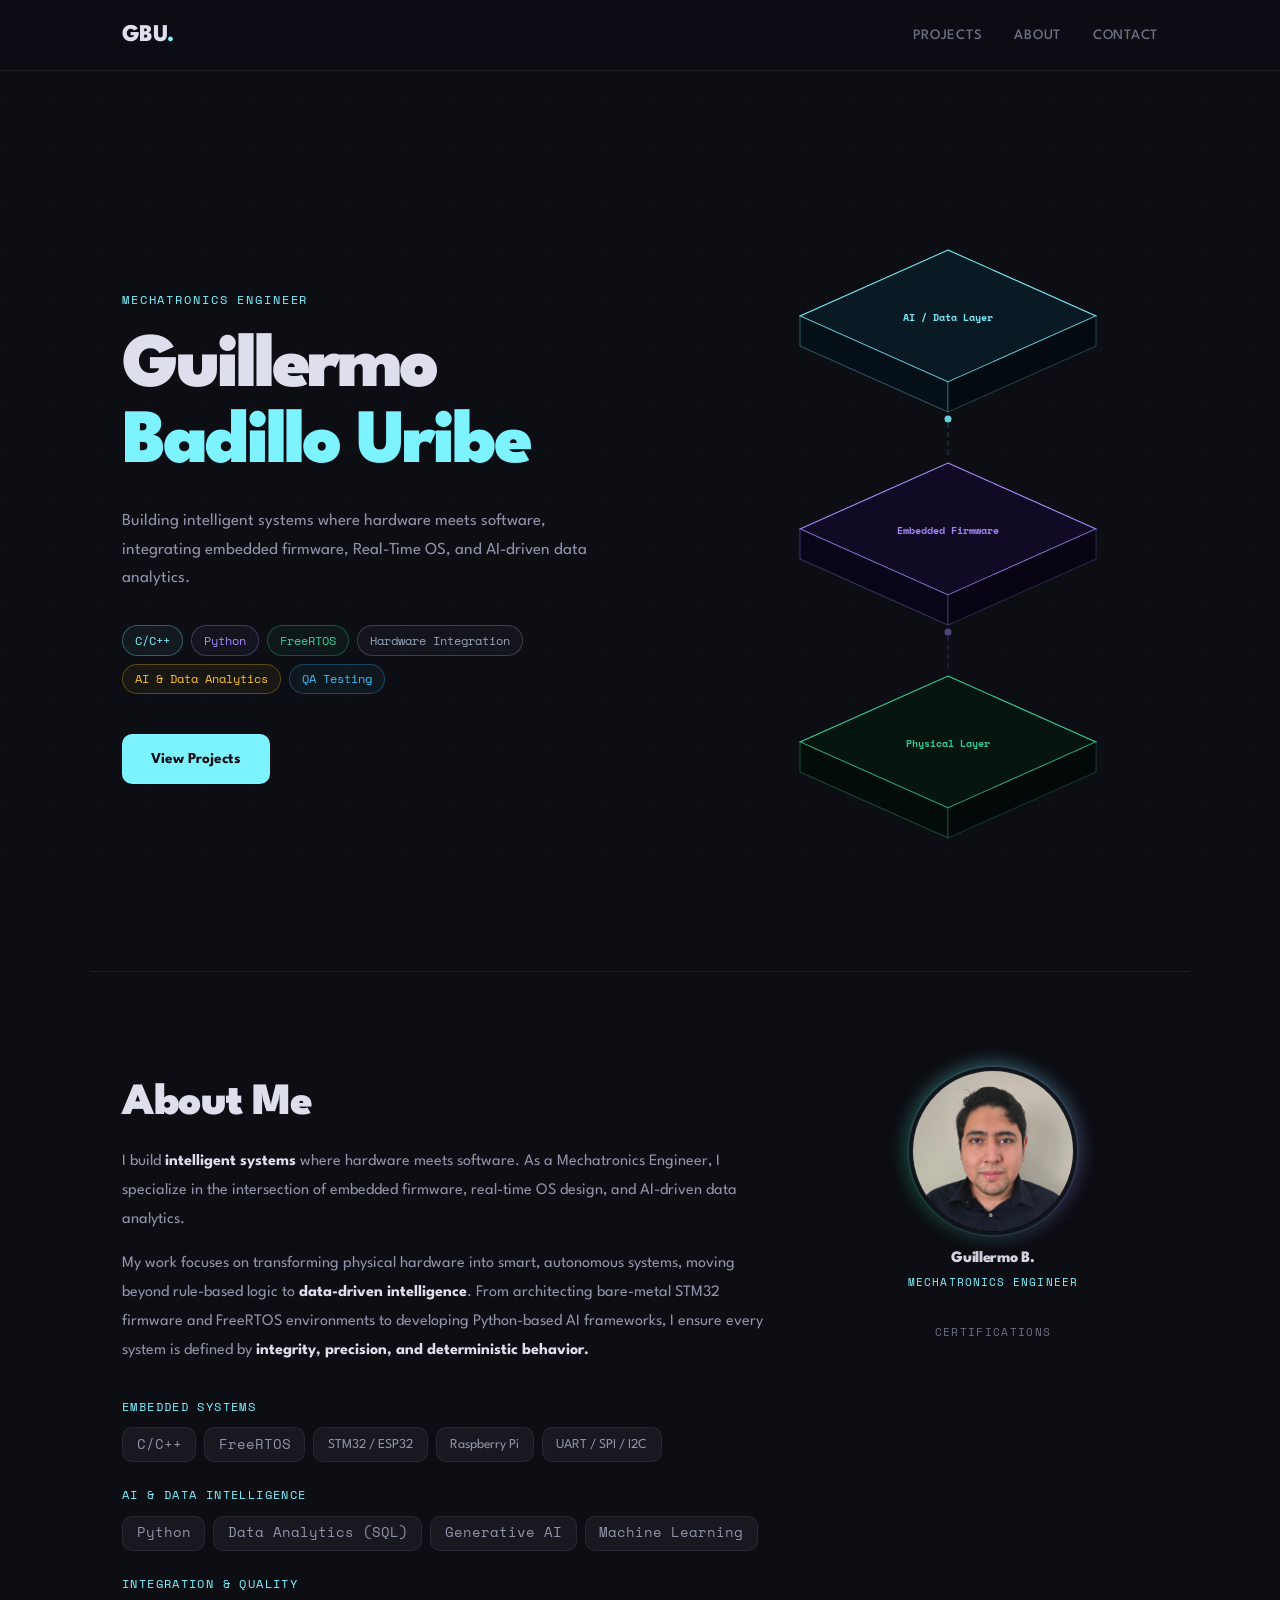
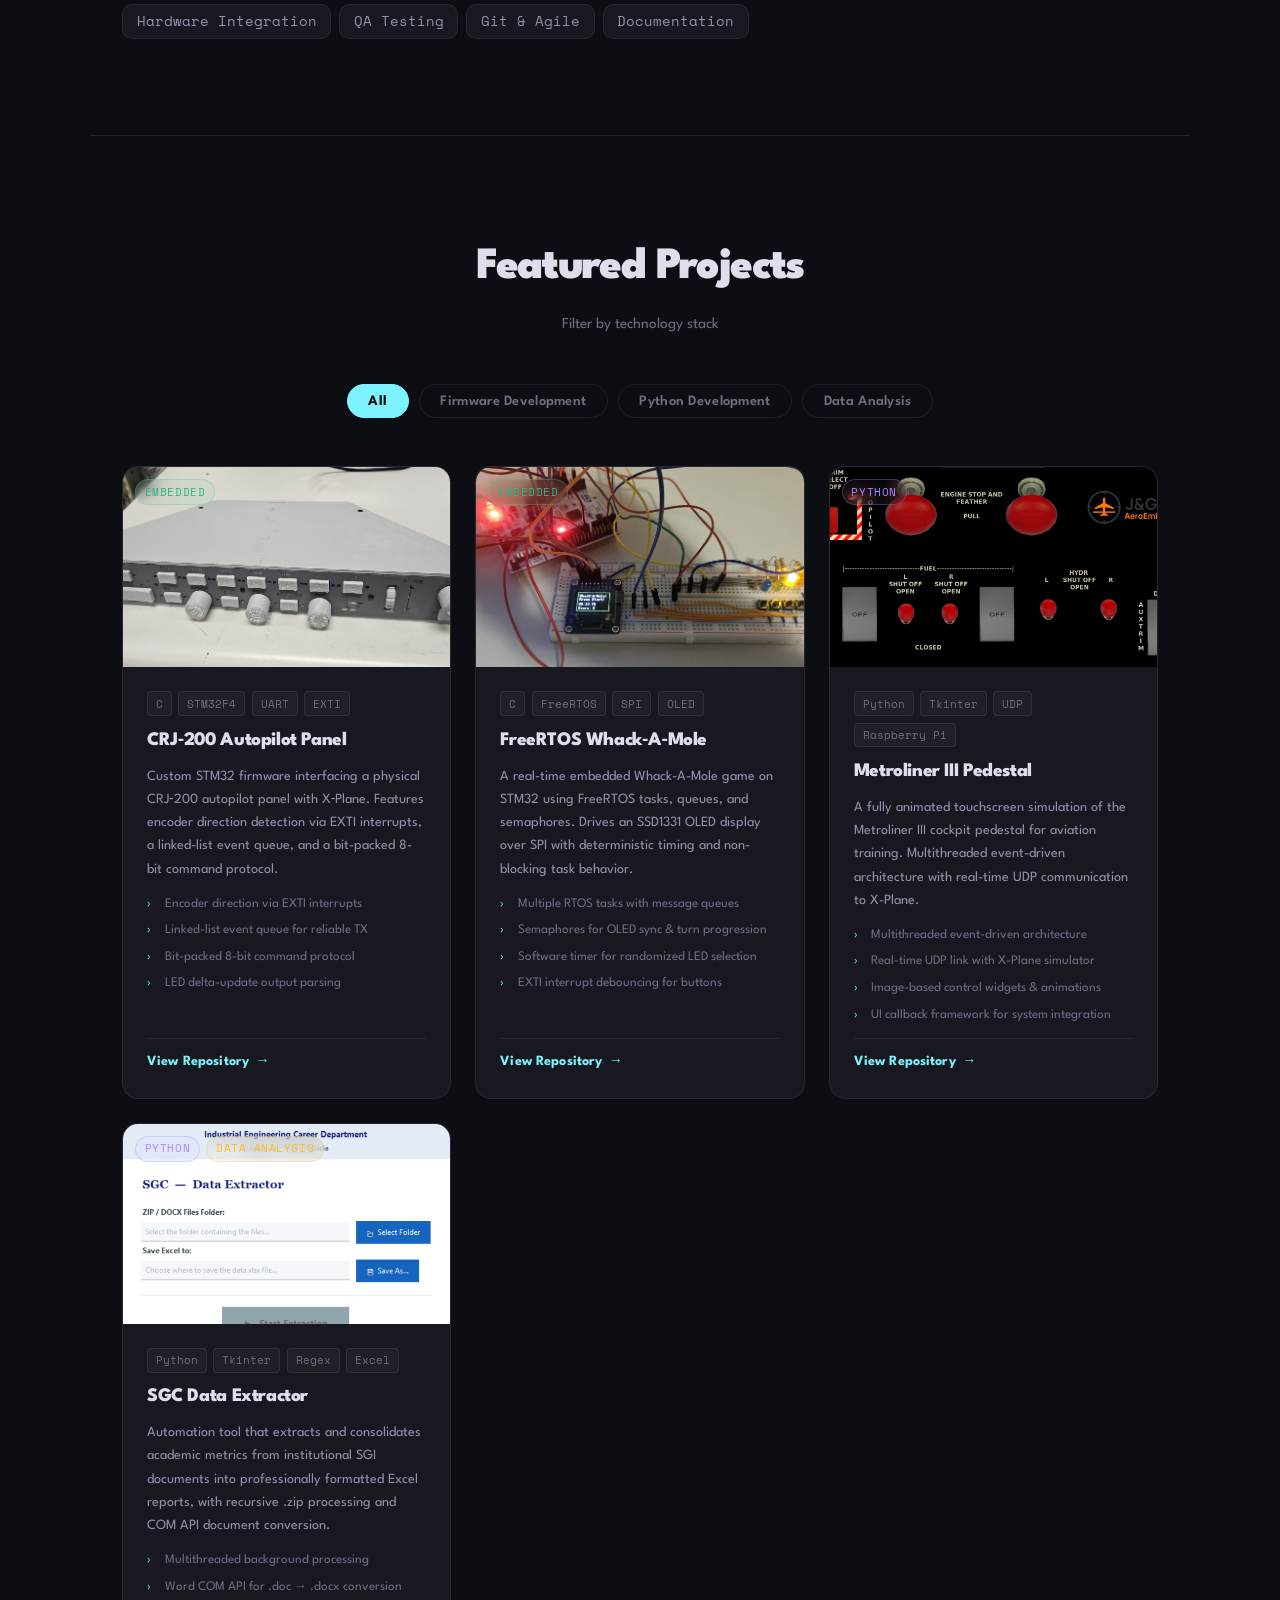
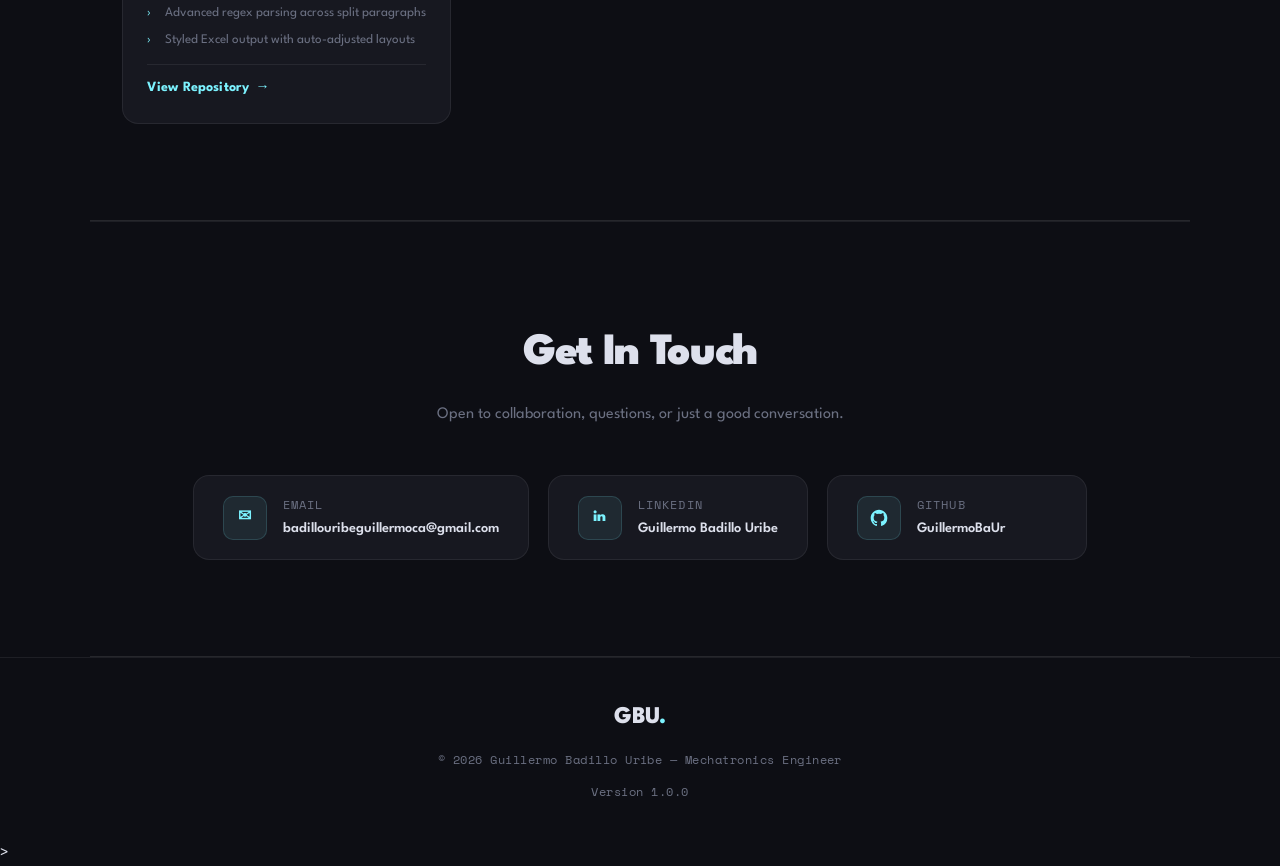
<file: index.html>
<!DOCTYPE html>
<html lang="en">
<head>
  <meta charset="UTF-8" />
  <meta name="viewport" content="width=device-width, initial-scale=1.0" />
  <title>GBU. Portfolio | Guillermo Badillo Uribe</title>
  <meta name="description" content="Embedded engineering meets data intelligence. Scaling from firmware development to Python automation, data analysis, and intelligent, AI-driven systems.">
  <link rel="icon" type="image/x-icon" href="assets/images/logo.ico">
  <link rel="preconnect" href="https://fonts.googleapis.com" />
  <link rel="preconnect" href="https://fonts.gstatic.com" crossorigin />
  <link href="https://fonts.googleapis.com/css2?family=League+Spartan:wght@100..900&family=Space+Mono:ital,wght@0,400;0,700;1,400&display=swap" rel="stylesheet" />
  <link rel="stylesheet" href="./style.css" />
</head>
<body>

  <!-- HEADER -->
  <header class="main-header">
    <div class="header-inner">
      <span class="logo">GBU<span class="logo-dot">.</span></span>
      <nav class="nav-links">
        <a href="#projects">Projects</a>
        <a href="#about">About</a>
        <a href="#contact">Contact</a>
      </nav>
    </div>
  </header>

  <!-- HERO -->
  <section class="hero">
    <div class="hero-bg-grid"></div>
    <div class="hero-content">
      <p class="hero-tag">Mechatronics Engineer</p>
      <h1 class="hero-title">
        Guillermo<br/><span class="hero-title-accent">Badillo Uribe</span>
      </h1>
      <p class="hero-sub">
        Building intelligent systems where hardware meets software, integrating embedded firmware, Real-Time OS, and AI-driven data analytics.
      </p>
      <div class="hero-chips">
        <span class="chip chip-c">C/C++</span>
        <span class="chip chip-py">Python</span>
        <span class="chip chip-rtos">FreeRTOS</span>
        <span class="chip chip-hw">Hardware Integration</span>
        <span class="chip chip-ai">AI & Data Analytics</span>
        <span class="chip chip-qa">QA Testing</span>
      </div>
      <a href="#projects" class="cta-btn">View Projects</a>
    </div>
    <div class="hero-visual">
      <div class="hero-visual">
        <div class="arch-diagram">
          <svg width="100%" viewBox="0 0 420 622" role="img" xmlns="http://www.w3.org/2000/svg">
            <title style="fill:rgb(0, 0, 0);stroke:none;color:rgb(0, 0, 0);stroke-width:1px;stroke-linecap:butt;stroke-linejoin:miter;opacity:1;font-family:&quot;Anthropic Sans&quot;, -apple-system, BlinkMacSystemFont, &quot;Segoe UI&quot;, sans-serif;font-size:16px;font-weight:400;text-anchor:start;dominant-baseline:auto">Three-layer system architecture</title>
            <desc style="fill:rgb(0, 0, 0);stroke:none;color:rgb(0, 0, 0);stroke-width:1px;stroke-linecap:butt;stroke-linejoin:miter;opacity:1;font-family:&quot;Anthropic Sans&quot;, -apple-system, BlinkMacSystemFont, &quot;Segoe UI&quot;, sans-serif;font-size:16px;font-weight:400;text-anchor:start;dominant-baseline:auto">Three isometric platforms: AI/Data Layer, Embedded Firmware, and Physical Layer</desc>
            <defs>
              <marker id="a1" viewBox="0 0 10 10" refX="8" refY="5" markerWidth="5" markerHeight="5" orient="auto">
                <path d="M2 1L8 5L2 9" fill="none" stroke="#7CF3FF" stroke-width="1.5" stroke-linecap="round"/>
              </marker>
              <marker id="a2" viewBox="0 0 10 10" refX="8" refY="5" markerWidth="5" markerHeight="5" orient="auto">
                <path d="M2 1L8 5L2 9" fill="none" stroke="#A78BFA" stroke-width="1.5" stroke-linecap="round"/>
              </marker>
            </defs>

            <!--
              Isometric platform formula:
              Top face = diamond: TL(cx-hw, cy) T(cx, cy-hh) TR(cx+hw, cy) B(cx, cy+hh)
              Left face: TL, B(top), BL(cx-hw, cy+depth), BB(cx, cy+hh+depth)
              Right face: TR, B(top), BB(cx, cy+hh+depth), BR(cx+hw, cy+depth)

              Platform 1 (AI): cx=210, cy=90,  hw=148, hh=66, depth=30
              Platform 2 (FW): cx=210, cy=250, hw=148, hh=66, depth=30
              Platform 3 (PH): cx=210, cy=410, hw=148, hh=66, depth=30
            -->

            <!-- ── PLATFORM 1: AI / DATA LAYER ── -->
            <g style="fill:rgb(0, 0, 0);stroke:none;color:rgb(0, 0, 0);stroke-width:1px;stroke-linecap:butt;stroke-linejoin:miter;opacity:1;font-family:&quot;Anthropic Sans&quot;, -apple-system, BlinkMacSystemFont, &quot;Segoe UI&quot;, sans-serif;font-size:16px;font-weight:400;text-anchor:start;dominant-baseline:auto">
              <!-- Top face: diamond -->
              <polygon points="210,24  358,90  210,156  62,90" fill="rgba(10,28,38,0.92)" stroke="#7CF3FF" stroke-width="1.1" style="fill:rgba(10, 28, 38, 0.92);stroke:rgb(124, 243, 255);color:rgb(0, 0, 0);stroke-width:1.1px;stroke-linecap:butt;stroke-linejoin:miter;opacity:1;font-family:&quot;Anthropic Sans&quot;, -apple-system, BlinkMacSystemFont, &quot;Segoe UI&quot;, sans-serif;font-size:16px;font-weight:400;text-anchor:start;dominant-baseline:auto"/>
              <!-- Left face -->
              <polygon points="62,90  210,156  210,186  62,120" fill="rgba(5,16,24,0.88)" stroke="#7CF3FF" stroke-width="0.7" stroke-opacity="0.5" style="fill:rgba(5, 16, 24, 0.88);stroke:rgb(124, 243, 255);color:rgb(0, 0, 0);stroke-width:0.7px;stroke-linecap:butt;stroke-linejoin:miter;opacity:1;font-family:&quot;Anthropic Sans&quot;, -apple-system, BlinkMacSystemFont, &quot;Segoe UI&quot;, sans-serif;font-size:16px;font-weight:400;text-anchor:start;dominant-baseline:auto"/>
              <!-- Right face -->
              <polygon points="358,90  210,156  210,186  358,120" fill="rgba(3,12,18,0.88)" stroke="#7CF3FF" stroke-width="0.7" stroke-opacity="0.35" style="fill:rgba(3, 12, 18, 0.88);stroke:rgb(124, 243, 255);color:rgb(0, 0, 0);stroke-width:0.7px;stroke-linecap:butt;stroke-linejoin:miter;opacity:1;font-family:&quot;Anthropic Sans&quot;, -apple-system, BlinkMacSystemFont, &quot;Segoe UI&quot;, sans-serif;font-size:16px;font-weight:400;text-anchor:start;dominant-baseline:auto"/>
              <!-- Title -->
              <text x="210" y="95" fill="#7CF3FF" text-anchor="middle" opacity="0.95" style="fill:rgb(124, 243, 255);stroke:none;color:rgb(0, 0, 0);stroke-width:1px;stroke-linecap:butt;stroke-linejoin:miter;opacity:0.95;font-family:&quot;Space Mono&quot;, monospace, sans-serif;font-size:10px;font-weight:700;text-anchor:middle;dominant-baseline:auto">AI / Data Layer</text>
            </g>

            <!-- Connector AI → FW -->
            <circle cx="210" cy="193" r="3.5" fill="#7CF3FF" style="fill:rgb(124, 243, 255);stroke:none;color:rgb(0, 0, 0);stroke-width:1px;stroke-linecap:butt;stroke-linejoin:miter;opacity:0.833814;font-family:&quot;Anthropic Sans&quot;, -apple-system, BlinkMacSystemFont, &quot;Segoe UI&quot;, sans-serif;font-size:16px;font-weight:400;text-anchor:start;dominant-baseline:auto"/>
            <line x1="210" y1="197" x2="210" y2="230" stroke="#7CF3FF" stroke-width="0.7" stroke-opacity="0.35" stroke-dasharray="4 4" style="fill:rgb(0, 0, 0);stroke:rgb(124, 243, 255);color:rgb(0, 0, 0);stroke-width:0.7px;stroke-dasharray:5px, 4px;stroke-linecap:butt;stroke-linejoin:miter;opacity:1;font-family:&quot;Anthropic Sans&quot;, -apple-system, BlinkMacSystemFont, &quot;Segoe UI&quot;, sans-serif;font-size:16px;font-weight:400;text-anchor:start;dominant-baseline:auto"/>

            <!-- ── PLATFORM 2: EMBEDDED FIRMWARE ── -->
            <g style="fill:rgb(0, 0, 0);stroke:none;color:rgb(0, 0, 0);stroke-width:1px;stroke-linecap:butt;stroke-linejoin:miter;opacity:1;font-family:&quot;Anthropic Sans&quot;, -apple-system, BlinkMacSystemFont, &quot;Segoe UI&quot;, sans-serif;font-size:16px;font-weight:400;text-anchor:start;dominant-baseline:auto">
              <!-- Top face: diamond -->
              <polygon points="210,237  358,303  210,369  62,303" fill="rgba(18,10,40,0.92)" stroke="#A78BFA" stroke-width="1.1" style="fill:rgba(18, 10, 40, 0.92);stroke:rgb(167, 139, 250);color:rgb(0, 0, 0);stroke-width:1.1px;stroke-linecap:butt;stroke-linejoin:miter;opacity:1;font-family:&quot;Anthropic Sans&quot;, -apple-system, BlinkMacSystemFont, &quot;Segoe UI&quot;, sans-serif;font-size:16px;font-weight:400;text-anchor:start;dominant-baseline:auto"/>
              <!-- Left face -->
              <polygon points="62,303  210,369  210,399  62,333" fill="rgba(10,5,26,0.88)" stroke="#A78BFA" stroke-width="0.7" stroke-opacity="0.5" style="fill:rgba(10, 5, 26, 0.88);stroke:rgb(167, 139, 250);color:rgb(0, 0, 0);stroke-width:0.7px;stroke-linecap:butt;stroke-linejoin:miter;opacity:1;font-family:&quot;Anthropic Sans&quot;, -apple-system, BlinkMacSystemFont, &quot;Segoe UI&quot;, sans-serif;font-size:16px;font-weight:400;text-anchor:start;dominant-baseline:auto"/>
              <!-- Right face -->
              <polygon points="358,303  210,369  210,399  358,333" fill="rgba(7,3,20,0.88)" stroke="#A78BFA" stroke-width="0.7" stroke-opacity="0.35" style="fill:rgba(7, 3, 20, 0.88);stroke:rgb(167, 139, 250);color:rgb(0, 0, 0);stroke-width:0.7px;stroke-linecap:butt;stroke-linejoin:miter;opacity:1;font-family:&quot;Anthropic Sans&quot;, -apple-system, BlinkMacSystemFont, &quot;Segoe UI&quot;, sans-serif;font-size:16px;font-weight:400;text-anchor:start;dominant-baseline:auto"/>
              <!-- Title -->
              <text x="210" y="308" fill="#A78BFA" text-anchor="middle" opacity="0.95" style="fill:rgb(167, 139, 250);stroke:none;color:rgb(0, 0, 0);stroke-width:1px;stroke-linecap:butt;stroke-linejoin:miter;opacity:0.95;font-family:&quot;Space Mono&quot;, monospace, sans-serif;font-size:10px;font-weight:700;text-anchor:middle;dominant-baseline:auto">Embedded Firmware</text>
            </g>

            <!-- Connector FW → PH -->
            <circle cx="210" cy="406" r="3.5" fill="#A78BFA" style="animation-delay:.4s;fill:rgb(167, 139, 250);stroke:none;color:rgb(0, 0, 0);stroke-width:1px;stroke-linecap:butt;stroke-linejoin:miter;opacity:0.433867;font-family:&quot;Anthropic Sans&quot;, -apple-system, BlinkMacSystemFont, &quot;Segoe UI&quot;, sans-serif;font-size:16px;font-weight:400;text-anchor:start;dominant-baseline:auto"/>
            <line x1="210" y1="410" x2="210" y2="443" stroke="#A78BFA" stroke-width="0.7" stroke-opacity="0.35" stroke-dasharray="4 4" style="animation-delay:.5s;fill:rgb(0, 0, 0);stroke:rgb(167, 139, 250);color:rgb(0, 0, 0);stroke-width:0.7px;stroke-dasharray:5px, 4px;stroke-linecap:butt;stroke-linejoin:miter;opacity:1;font-family:&quot;Anthropic Sans&quot;, -apple-system, BlinkMacSystemFont, &quot;Segoe UI&quot;, sans-serif;font-size:16px;font-weight:400;text-anchor:start;dominant-baseline:auto"/>

            <!-- ── PLATFORM 3: PHYSICAL LAYER ── -->
            <g style="fill:rgb(0, 0, 0);stroke:none;color:rgb(0, 0, 0);stroke-width:1px;stroke-linecap:butt;stroke-linejoin:miter;opacity:1;font-family:&quot;Anthropic Sans&quot;, -apple-system, BlinkMacSystemFont, &quot;Segoe UI&quot;, sans-serif;font-size:16px;font-weight:400;text-anchor:start;dominant-baseline:auto">
              <!-- Top face: diamond -->
              <polygon points="210,450  358,516  210,582  62,516" fill="rgba(6,22,16,0.92)" stroke="#34D399" stroke-width="1.1" style="fill:rgba(6, 22, 16, 0.92);stroke:rgb(52, 211, 153);color:rgb(0, 0, 0);stroke-width:1.1px;stroke-linecap:butt;stroke-linejoin:miter;opacity:1;font-family:&quot;Anthropic Sans&quot;, -apple-system, BlinkMacSystemFont, &quot;Segoe UI&quot;, sans-serif;font-size:16px;font-weight:400;text-anchor:start;dominant-baseline:auto"/>
              <!-- Left face -->
              <polygon points="62,516  210,582  210,612  62,546" fill="rgba(3,13,9,0.88)" stroke="#34D399" stroke-width="0.7" stroke-opacity="0.5" style="fill:rgba(3, 13, 9, 0.88);stroke:rgb(52, 211, 153);color:rgb(0, 0, 0);stroke-width:0.7px;stroke-linecap:butt;stroke-linejoin:miter;opacity:1;font-family:&quot;Anthropic Sans&quot;, -apple-system, BlinkMacSystemFont, &quot;Segoe UI&quot;, sans-serif;font-size:16px;font-weight:400;text-anchor:start;dominant-baseline:auto"/>
              <!-- Right face -->
              <polygon points="358,516  210,582  210,612  358,546" fill="rgba(2,10,7,0.88)" stroke="#34D399" stroke-width="0.7" stroke-opacity="0.35" style="fill:rgba(2, 10, 7, 0.88);stroke:rgb(52, 211, 153);color:rgb(0, 0, 0);stroke-width:0.7px;stroke-linecap:butt;stroke-linejoin:miter;opacity:1;font-family:&quot;Anthropic Sans&quot;, -apple-system, BlinkMacSystemFont, &quot;Segoe UI&quot;, sans-serif;font-size:16px;font-weight:400;text-anchor:start;dominant-baseline:auto"/>
              <!-- Title -->
              <text x="210" y="521" fill="#34D399" text-anchor="middle" opacity="0.95" style="fill:rgb(52, 211, 153);stroke:none;color:rgb(0, 0, 0);stroke-width:1px;stroke-linecap:butt;stroke-linejoin:miter;opacity:0.95;font-family:&quot;Space Mono&quot;, monospace, sans-serif;font-size:10px;font-weight:700;text-anchor:middle;dominant-baseline:auto">Physical Layer</text>
            </g>
          </svg>
        </div>
      </div>
    </div>
  </section>

  <!-- ABOUT -->
  <section id="about" class="about-section">
    <div class="about-inner">

      <!-- LEFT: Text + Skills -->
      <div class="about-text">
        <h2 class="section-title">About Me</h2>

        <p>I build <strong>intelligent systems</strong> where hardware meets software. As a Mechatronics Engineer, I specialize in the intersection of embedded firmware, real-time OS design, and AI-driven data analytics.</p>

        <p>My work focuses on transforming physical hardware into smart, autonomous systems, moving beyond rule-based logic to <strong>data-driven intelligence</strong>. From architecting bare-metal STM32 firmware and FreeRTOS environments to developing Python-based AI frameworks, I ensure every system is defined by <strong>integrity, precision, and deterministic behavior.</strong></p>

        <div class="skills-grid">
          <div class="skill-group">
            <span class="skill-group-label">Embedded Systems</span>
            <div class="skill-tags">
              <span class="chip chip-c">C/C++</span>
              <span class="chip chip-rtos">FreeRTOS</span>
              <span>STM32 / ESP32</span>
              <span>Raspberry Pi</span>
              <span>UART / SPI / I2C</span>
            </div>
          </div>
          <div class="skill-group">
            <span class="skill-group-label">AI & Data Intelligence</span>
            <div class="skill-tags">
              <span class="chip chip-py">Python</span>
              <span class="chip chip-ai">Data Analytics (SQL)</span>
              <span class="chip chip-ai">Generative AI</span>
              <span class="chip chip-ai">Machine Learning</span>
            </div>
          </div>
          <div class="skill-group">
            <span class="skill-group-label">Integration & Quality</span>
            <div class="skill-tags">
              <span class="chip chip-hw">Hardware Integration</span>
              <span class="chip chip-qa">QA Testing</span>
              <span class="chip chip-qa">Git & Agile</span>
              <span class="chip chip-qa">Documentation</span>
            </div>
          </div>
        </div>
      </div>

      <!-- RIGHT: Photo + Badges -->
      <div class="about-sidebar">

        <!-- Profile Photo -->
        <div class="profile-photo-wrap">
          <div class="profile-photo-ring"></div>
          <img
            src="assets/images/profile.jpg"
            alt="Guillermo Badillo Uribe"
            class="profile-photo"
            onerror="this.parentElement.classList.add('photo-fallback'); this.remove();"
          />
          <!-- Fallback avatar if no image provided -->
          <div class="photo-fallback-icon">
            <svg viewBox="0 0 80 80" fill="none" xmlns="http://www.w3.org/2000/svg">
              <circle cx="40" cy="30" r="16" stroke="#7CF3FF" stroke-width="1.5"/>
              <path d="M10 72c0-16.569 13.431-30 30-30s30 13.431 30 30" stroke="#7CF3FF" stroke-width="1.5" stroke-linecap="round"/>
            </svg>
          </div>
          <div class="profile-name-tag">
            <span class="profile-name">Guillermo B.</span>
            <span class="profile-role">Mechatronics Engineer</span>
          </div>
        </div>

        <!-- Credly Badges -->
        <div class="badges-wrap">
          <span class="badges-label">Certifications</span>
          <div class="badges-row">
              <div data-iframe-width="150" data-iframe-height="270" data-share-badge-id="a637dcc9-03c4-4bcb-89ef-611695e4e165" data-share-badge-host="https://www.credly.com"></div>
              <div data-iframe-width="150" data-iframe-height="270" data-share-badge-id="6fbb575b-84bd-49a5-afcb-3d3cd9d182b4" data-share-badge-host="https://www.credly.com"></div>
          </div>
        </div>

      </div><!-- /about-sidebar -->

    </div><!-- /about-inner -->
  </section>

  <!-- PROJECTS -->
  <section id="projects" class="projects-section">
    <div class="section-header">
      <h2 class="section-title">Featured Projects</h2>
      <p class="section-sub">Filter by technology stack</p>
    </div>

    <div class="filter-bar" role="group" aria-label="Filter projects by category">
      <button class="filter-btn active" data-filter="all">All</button>
      <button class="filter-btn" data-filter="embedded">Firmware Development</button>
      <button class="filter-btn" data-filter="python">Python Development</button>
      <button class="filter-btn" data-filter="data">Data Analysis</button>
    </div>

    <div class="projects-grid" id="projectsGrid">

      <!-- PROJECT 1: CRJ-200 -->
      <article class="project-card" data-categories="embedded">
        <div class="card-img-wrap">
          <img src="assets/images/CRJ-200.jpg" alt="CRJ-200 Autopilot Panel"
            onerror="this.parentElement.classList.add('img-fallback'); this.remove();" />
          <div class="img-fallback-content">
            <svg viewBox="0 0 80 60" fill="none" xmlns="http://www.w3.org/2000/svg">
              <rect x="8" y="12" width="64" height="36" rx="4" stroke="#7CF3FF" stroke-width="1.5"/>
              <circle cx="22" cy="30" r="6" stroke="#7CF3FF" stroke-width="1.2"/>
              <rect x="32" y="22" width="8" height="4" rx="1" fill="#7CF3FF" opacity="0.4"/>
              <rect x="32" y="28" width="8" height="4" rx="1" fill="#7CF3FF" opacity="0.4"/>
              <rect x="32" y="34" width="8" height="4" rx="1" fill="#7CF3FF" opacity="0.4"/>
              <rect x="44" y="22" width="20" height="16" rx="2" stroke="#7CF3FF" stroke-width="1" opacity="0.5"/>
            </svg>
          </div>
          <div class="card-badges">
            <span class="badge badge-embedded">Embedded</span>
          </div>
        </div>
        <div class="card-body">
          <div class="card-lang-row">
            <span class="lang-tag">C</span>
            <span class="lang-tag">STM32F4</span>
            <span class="lang-tag">UART</span>
            <span class="lang-tag">EXTI</span>
          </div>
          <h3 class="card-title">CRJ‑200 Autopilot Panel</h3>
          <p class="card-desc">Custom STM32 firmware interfacing a physical CRJ‑200 autopilot panel with X‑Plane. Features encoder direction detection via EXTI interrupts, a linked-list event queue, and a bit-packed 8-bit command protocol.</p>
          <ul class="card-features">
            <li>Encoder direction via EXTI interrupts</li>
            <li>Linked-list event queue for reliable TX</li>
            <li>Bit-packed 8-bit command protocol</li>
            <li>LED delta-update output parsing</li>
          </ul>
          <a href="https://github.com/GuillermoBaUr/CRJ-200_Autopilot_Panel_STM32" target="_blank" rel="noopener" class="card-link">
            View Repository <span>→</span>
          </a>
        </div>
      </article>

      <!-- PROJECT 2: Whack-A-Mole -->
      <article class="project-card" data-categories="embedded">
        <div class="card-img-wrap">
          <img src="assets/images/Whack-A-Mole.jpeg" alt="FreeRTOS Whack-A-Mole"
            onerror="this.parentElement.classList.add('img-fallback'); this.remove();" />
          <div class="img-fallback-content">
            <svg viewBox="0 0 80 60" fill="none" xmlns="http://www.w3.org/2000/svg">
              <rect x="10" y="15" width="14" height="14" rx="3" stroke="#A78BFA" stroke-width="1.5"/>
              <rect x="33" y="15" width="14" height="14" rx="3" stroke="#A78BFA" stroke-width="1.5" fill="#A78BFA" fill-opacity="0.2"/>
              <rect x="56" y="15" width="14" height="14" rx="3" stroke="#A78BFA" stroke-width="1.5"/>
              <rect x="10" y="35" width="14" height="14" rx="3" stroke="#A78BFA" stroke-width="1.5" fill="#A78BFA" fill-opacity="0.2"/>
              <rect x="33" y="35" width="14" height="14" rx="3" stroke="#A78BFA" stroke-width="1.5"/>
              <rect x="56" y="35" width="14" height="14" rx="3" stroke="#A78BFA" stroke-width="1.5" fill="#A78BFA" fill-opacity="0.2"/>
            </svg>
          </div>
          <div class="card-badges">
            <span class="badge badge-embedded">Embedded</span>
          </div>
        </div>
        <div class="card-body">
          <div class="card-lang-row">
            <span class="lang-tag">C</span>
            <span class="lang-tag">FreeRTOS</span>
            <span class="lang-tag">SPI</span>
            <span class="lang-tag">OLED</span>
          </div>
          <h3 class="card-title">FreeRTOS Whack‑A‑Mole</h3>
          <p class="card-desc">A real-time embedded Whack-A-Mole game on STM32 using FreeRTOS tasks, queues, and semaphores. Drives an SSD1331 OLED display over SPI with deterministic timing and non-blocking task behavior.</p>
          <ul class="card-features">
            <li>Multiple RTOS tasks with message queues</li>
            <li>Semaphores for OLED sync & turn progression</li>
            <li>Software timer for randomized LED selection</li>
            <li>EXTI interrupt debouncing for buttons</li>
          </ul>
          <a href="https://github.com/GuillermoBaUr/whackamole-rtos" target="_blank" rel="noopener" class="card-link">
            View Repository <span>→</span>
          </a>
        </div>
      </article>

      <!-- PROJECT 3: Metroliner III Pedestal -->
      <article class="project-card" data-categories="python">
        <div class="card-img-wrap">
          <img src="assets/images/Pedestal.png" alt="Metroliner III Pedestal"
            onerror="this.parentElement.classList.add('img-fallback'); this.remove();" />
          <div class="img-fallback-content">
            <svg viewBox="0 0 80 60" fill="none" xmlns="http://www.w3.org/2000/svg">
              <rect x="15" y="8" width="50" height="44" rx="4" stroke="#34D399" stroke-width="1.5"/>
              <rect x="20" y="14" width="40" height="22" rx="2" fill="#34D399" fill-opacity="0.1" stroke="#34D399" stroke-width="1"/>
              <circle cx="28" cy="44" r="3" stroke="#34D399" stroke-width="1.2"/>
              <circle cx="40" cy="44" r="3" stroke="#34D399" stroke-width="1.2"/>
              <circle cx="52" cy="44" r="3" stroke="#34D399" stroke-width="1.2"/>
              <line x1="30" y1="25" x2="50" y2="25" stroke="#34D399" stroke-width="1" opacity="0.6"/>
              <line x1="30" y1="29" x2="45" y2="29" stroke="#34D399" stroke-width="1" opacity="0.4"/>
            </svg>
          </div>
          <div class="card-badges">
            <span class="badge badge-python">Python</span>
          </div>
        </div>
        <div class="card-body">
          <div class="card-lang-row">
            <span class="lang-tag">Python</span>
            <span class="lang-tag">Tkinter</span>
            <span class="lang-tag">UDP</span>
            <span class="lang-tag">Raspberry Pi</span>
          </div>
          <h3 class="card-title">Metroliner III Pedestal</h3>
          <p class="card-desc">A fully animated touchscreen simulation of the Metroliner III cockpit pedestal for aviation training. Multithreaded event-driven architecture with real-time UDP communication to X-Plane.</p>
          <ul class="card-features">
            <li>Multithreaded event-driven architecture</li>
            <li>Real-time UDP link with X-Plane simulator</li>
            <li>Image-based control widgets & animations</li>
            <li>UI callback framework for system integration</li>
          </ul>
          <a href="https://github.com/GuillermoBaUr/Metroliner-III-Pedestal-Display" target="_blank" rel="noopener" class="card-link">
            View Repository <span>→</span>
          </a>
        </div>
      </article>

      <!-- PROJECT 4: SGC Data Extractor -->
      <article class="project-card" data-categories="python data">
        <div class="card-img-wrap">
          <img src="assets/images/SGI-Extractor.png" alt="SGC Data Extractor"
            onerror="this.parentElement.classList.add('img-fallback'); this.remove();" />
          <div class="img-fallback-content">
            <svg viewBox="0 0 80 60" fill="none" xmlns="http://www.w3.org/2000/svg">
              <rect x="10" y="10" width="28" height="40" rx="3" stroke="#FBBF24" stroke-width="1.5"/>
              <line x1="15" y1="18" x2="33" y2="18" stroke="#FBBF24" stroke-width="1" opacity="0.7"/>
              <line x1="15" y1="23" x2="33" y2="23" stroke="#FBBF24" stroke-width="1" opacity="0.5"/>
              <line x1="15" y1="28" x2="28" y2="28" stroke="#FBBF24" stroke-width="1" opacity="0.4"/>
              <path d="M44 30 L56 30 M56 30 L52 26 M56 30 L52 34" stroke="#FBBF24" stroke-width="1.5" stroke-linecap="round"/>
              <rect x="60" y="14" width="12" height="32" rx="2" stroke="#FBBF24" stroke-width="1.5"/>
              <rect x="62" y="30" width="2" height="10" fill="#FBBF24" opacity="0.7"/>
              <rect x="65" y="24" width="2" height="16" fill="#FBBF24" opacity="0.7"/>
              <rect x="68" y="28" width="2" height="12" fill="#FBBF24" opacity="0.7"/>
            </svg>
          </div>
          <div class="card-badges">
            <span class="badge badge-python">Python</span>
            <span class="badge badge-data">Data Analysis</span>
          </div>
        </div>
        <div class="card-body">
          <div class="card-lang-row">
            <span class="lang-tag">Python</span>
            <span class="lang-tag">Tkinter</span>
            <span class="lang-tag">Regex</span>
            <span class="lang-tag">Excel</span>
          </div>
          <h3 class="card-title">SGC Data Extractor</h3>
          <p class="card-desc">Automation tool that extracts and consolidates academic metrics from institutional SGI documents into professionally formatted Excel reports, with recursive .zip processing and COM API document conversion.</p>
          <ul class="card-features">
            <li>Multithreaded background processing</li>
            <li>Word COM API for .doc → .docx conversion</li>
            <li>Advanced regex parsing across split paragraphs</li>
            <li>Styled Excel output with auto-adjusted layouts</li>
          </ul>
          <a href="https://github.com/GuillermoBaUr/data-extraction-project" target="_blank" rel="noopener" class="card-link">
            View Repository <span>→</span>
          </a>
        </div>
      </article>

    </div>

    <p class="no-results" id="noResults" style="display:none;">No projects match this filter.</p>
  </section>

  <!-- CONTACT -->
  <section id="contact" class="contact-section">
    <div class="contact-inner">
      <h2 class="section-title">Get In Touch</h2>
      <p class="contact-sub">Open to collaboration, questions, or just a good conversation.</p>
      <div class="contact-links">
        <a href="mailto:badillouribeguillermoca@gmail.com" class="contact-card">
          <div class="contact-icon">✉</div>
          <div>
            <div class="contact-label">Email</div>
            <div class="contact-value">badillouribeguillermoca@gmail.com</div>
          </div>
        </a>
        <a href="https://www.linkedin.com/in/guillermo-badillo-uribe-382301228/" target="_blank" rel="noopener" class="contact-card">
          <div class="contact-icon">in</div>
          <div>
            <div class="contact-label">LinkedIn</div>
            <div class="contact-value">Guillermo Badillo Uribe</div>
          </div>
        </a>
        <a href="https://github.com/GuillermoBaUr" target="_blank" rel="noopener" class="contact-card">
          <div class="contact-icon">
            <svg width="20" height="20" viewBox="0 0 24 24" fill="currentColor"><path d="M12 2C6.477 2 2 6.484 2 12.017c0 4.425 2.865 8.18 6.839 9.504.5.092.682-.217.682-.483 0-.237-.008-.868-.013-1.703-2.782.605-3.369-1.343-3.369-1.343-.454-1.158-1.11-1.466-1.11-1.466-.908-.62.069-.608.069-.608 1.003.07 1.531 1.032 1.531 1.032.892 1.53 2.341 1.088 2.91.832.092-.647.35-1.088.636-1.338-2.22-.253-4.555-1.113-4.555-4.951 0-1.093.39-1.988 1.029-2.688-.103-.253-.446-1.272.098-2.65 0 0 .84-.27 2.75 1.026A9.564 9.564 0 0 1 12 6.844a9.59 9.59 0 0 1 2.504.337c1.909-1.296 2.747-1.027 2.747-1.027.546 1.379.202 2.398.1 2.651.64.7 1.028 1.595 1.028 2.688 0 3.848-2.339 4.695-4.566 4.943.359.309.678.92.678 1.855 0 1.338-.012 2.419-.012 2.747 0 .268.18.58.688.482A10.02 10.02 0 0 0 22 12.017C22 6.484 17.522 2 12 2z"/></svg>
          </div>
          <div>
            <div class="contact-label">GitHub</div>
            <div class="contact-value">GuillermoBaUr</div>
          </div>
        </a>
      </div>
    </div>
  </section>

  <!-- FOOTER -->
  <footer class="main-footer">
    <span class="logo">GBU<span class="logo-dot">.</span></span>
    <p class="copyright">© 2026 Guillermo Badillo Uribe — Mechatronics Engineer</p>
    <p class="version">Version 1.0.0</p>
  </footer>

  <!-- Credly embed script (load once) -->
  <script type="text/javascript" async src="//cdn.credly.com/assets/utilities/embed.js"></script>

  <script>
    // Filter logic
    const filterBtns = document.querySelectorAll('.filter-btn');
    const cards = document.querySelectorAll('.project-card');
    const noResults = document.getElementById('noResults');

    filterBtns.forEach(btn => {
      btn.addEventListener('click', () => {
        filterBtns.forEach(b => b.classList.remove('active'));
        btn.classList.add('active');
        const filter = btn.dataset.filter;
        let visible = 0;
        cards.forEach(card => {
          const cats = card.dataset.categories.split(' ');
          const show = filter === 'all' || cats.includes(filter);
          if (show) {
            card.classList.remove('hidden');
            card.classList.add('visible');
            visible++;
          } else {
            card.classList.add('hidden');
            card.classList.remove('visible');
          }
        });
        noResults.style.display = visible === 0 ? 'block' : 'none';
      });
    });

    // Intersection observer for scroll-in animation
    const observer = new IntersectionObserver((entries) => {
      entries.forEach(entry => {
        if (entry.isIntersecting) {
          entry.target.classList.add('in-view');
        }
      });
    }, { threshold: 0.1 });

    document.querySelectorAll('.project-card, .about-inner, .contact-card').forEach(el => {
      observer.observe(el);
    });
  </script>
</body>
</html>>
</file>
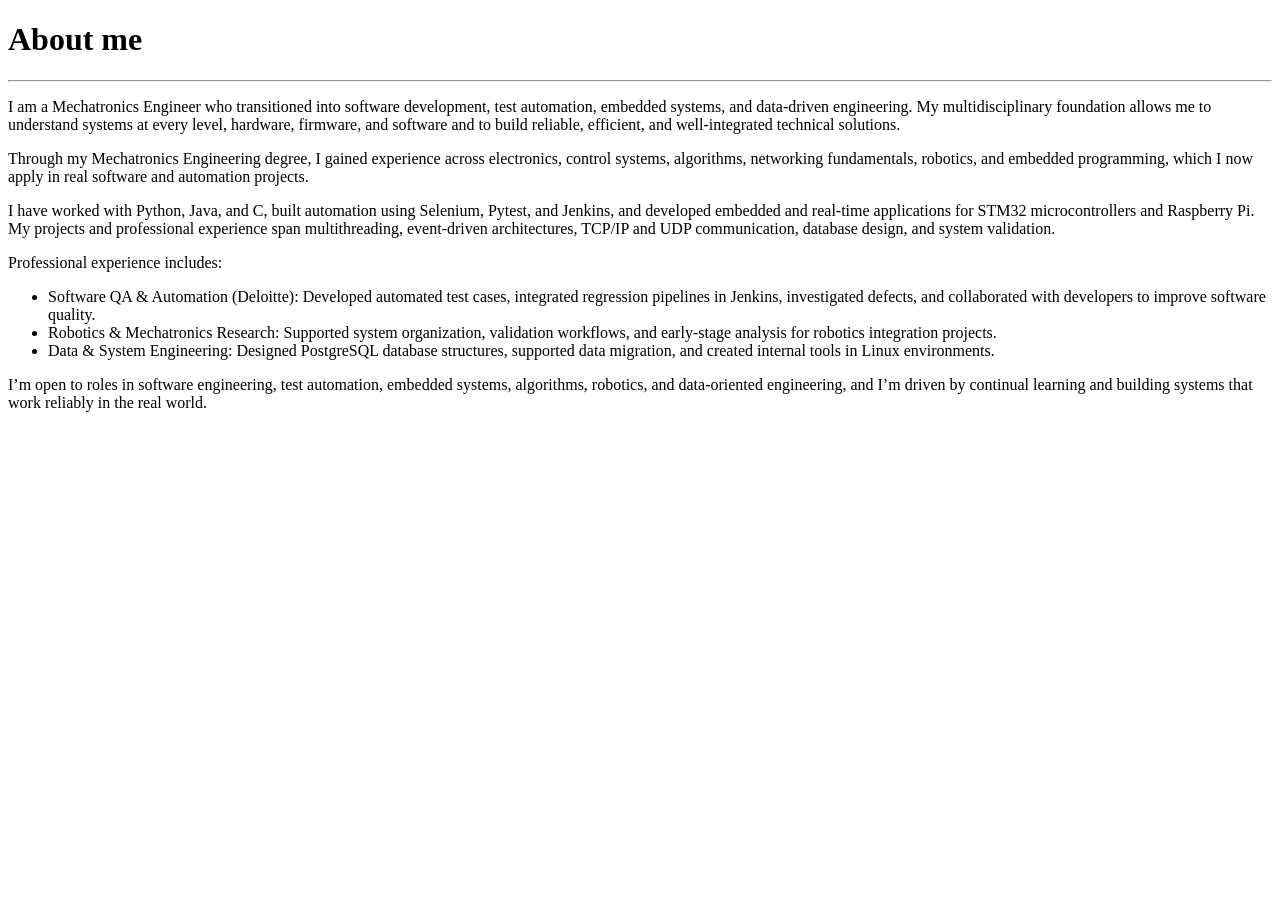
<file: public/about.html>
<!DOCTYPE html>
<html lang="en">
<head>
  <meta charset="UTF-8">
  <meta name="viewport" content="width=device-width, initial-scale=1.0">
  <title>About me</title>
</head>
<body>
  <h1>About me</h1>
  <hr />
  <p>
    I am a Mechatronics Engineer who transitioned into software development, 
    test automation, embedded systems, and data‑driven engineering. 
    My multidisciplinary foundation allows me to understand systems at every level, 
    hardware, firmware, and software and to build reliable, efficient, and 
    well‑integrated technical solutions.
  </p>

  <p>
    Through my Mechatronics Engineering degree, I gained experience across 
    electronics, control systems, algorithms, networking fundamentals, robotics, 
    and embedded programming, which I now apply in real software and automation 
    projects.
  </p>

  <p>
    I have worked with Python, Java, and C, built automation using Selenium, 
    Pytest, and Jenkins, and developed embedded and real‑time applications for 
    STM32 microcontrollers and Raspberry Pi. My projects and professional experience 
    span multithreading, event‑driven architectures, TCP/IP and UDP communication, 
    database design, and system validation.
  </p>

  <p>
    Professional experience includes:
    <ul>
      <li>
        Software QA & Automation (Deloitte): Developed automated test cases, 
        integrated regression pipelines in Jenkins, investigated defects, and 
        collaborated with developers to improve software quality.
      </li>
      <li>
        Robotics & Mechatronics Research: Supported system organization, 
        validation workflows, and early‑stage analysis for robotics integration 
        projects.
      </li>
      <li>
        Data & System Engineering: Designed PostgreSQL database structures, 
        supported data migration, and created internal tools in Linux 
        environments.
      </li>
    </ul>
  </p>

  <p>
    I’m open to roles in software engineering, test automation, embedded systems, 
    algorithms, robotics, and data‑oriented engineering, and I’m driven by continual 
    learning and building systems that work reliably in the real world.
  </p>
  
</body>
</html>
</file>
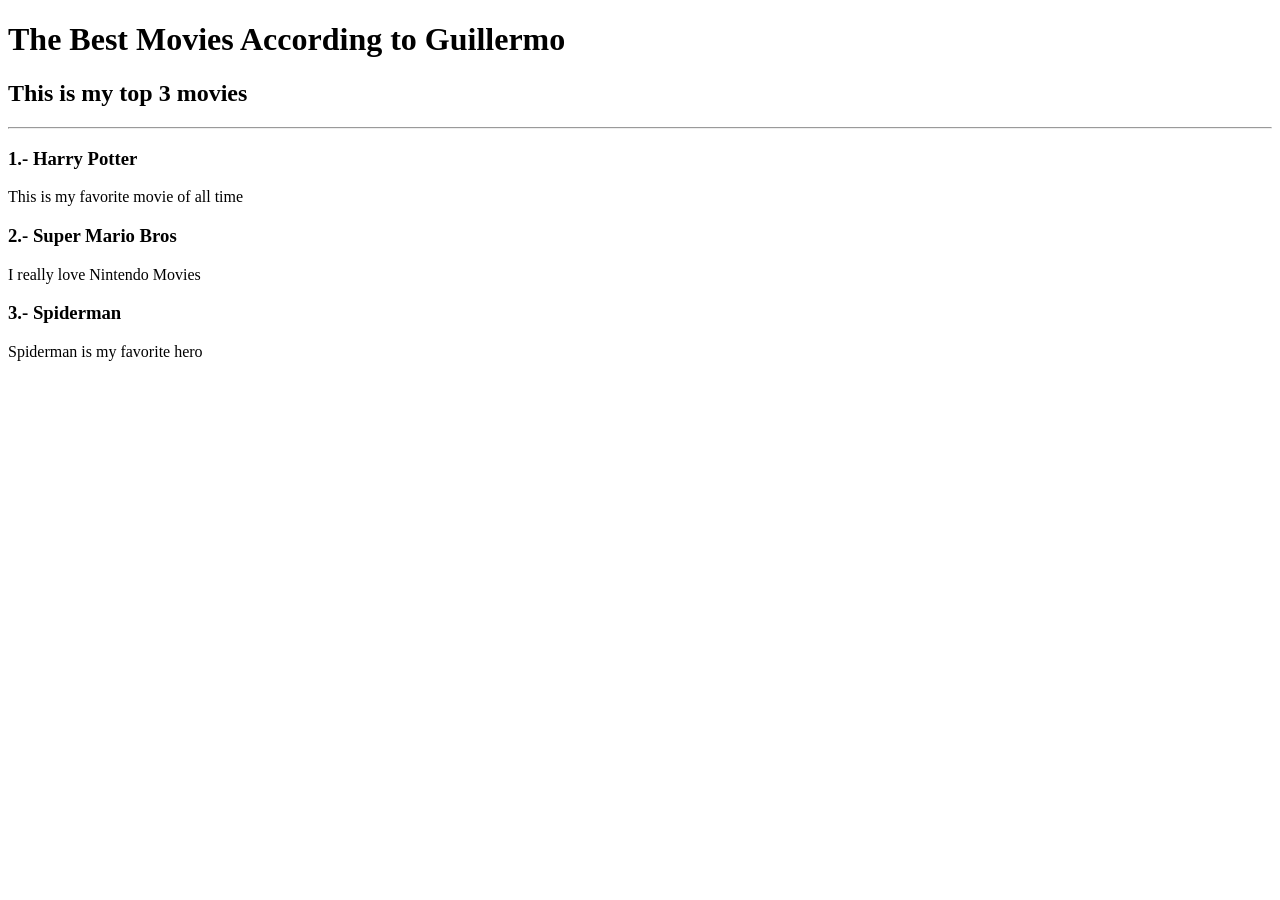
<file: public/movie-ranking.html>
<!DOCTYPE html>
<html lang="en">
<head>
    <meta charset="UTF-8">
    <meta name="viewport" content="width=device-width, initial-scale=1.0">
    <title>Movie Ranking Project</title>
</head>
<body>
    <h1>The Best Movies According to Guillermo</h1>
    <h2>This is my top 3 movies</h2>
    <hr>

    <h3>1.- Harry Potter</h3>
    <p>This is my favorite movie of all time</p>

    <h3>2.- Super Mario Bros</h3>
    <p>I really love Nintendo Movies</p>

    <h3>3.- Spiderman</h3>
    <p>Spiderman is my favorite hero</p>
</body>
</html>
</file>
<file: style.css>
/* ============================================
   GUILLERMO BADILLO — PORTFOLIO
   Dark Engineering Aesthetic
   ============================================ */

*, *::before, *::after {
  box-sizing: border-box;
  margin: 0;
  padding: 0;
}

:root {
  --bg:          #0d0e14;
  --bg-2:        #13141c;
  --bg-card:     #171820;
  --bg-card-h:   #1c1e29;
  --border:      rgba(255,255,255,0.07);
  --border-h:    rgba(124,243,255,0.25);

  --text:        #dde0ec;
  --text-muted:  #6b7082;
  --text-dim:    #9094a8;

  --accent:      #7CF3FF;
  --accent-2:    #A78BFA;
  --accent-3:    #34D399;
  --accent-warn: #FBBF24;

  --font-display: "League Spartan", sans-serif;
  --font-mono:    "Space Mono", monospace;

  --radius:  10px;
  --radius-lg: 16px;
  --transition: 0.25s ease;

  scroll-behavior: smooth;
}

html { font-size: 16px; }

body {
  background-color: var(--bg);
  color: var(--text);
  font-family: var(--font-display);
  line-height: 1.6;
  -webkit-font-smoothing: antialiased;
}

/* ─── SCROLLBAR ─── */
::-webkit-scrollbar { width: 6px; }
::-webkit-scrollbar-track { background: var(--bg); }
::-webkit-scrollbar-thumb { background: #2a2d3e; border-radius: 3px; }

/* ─── HEADER ─── */
.main-header {
  position: sticky;
  top: 0;
  z-index: 100;
  background: rgba(13, 14, 20, 0.85);
  backdrop-filter: blur(16px);
  -webkit-backdrop-filter: blur(16px);
  border-bottom: 1px solid var(--border);
}

.header-inner {
  max-width: 1100px;
  margin: 0 auto;
  padding: 1rem 2rem;
  display: flex;
  justify-content: space-between;
  align-items: center;
}

.logo {
  font-family: var(--font-display);
  font-size: 1.5rem;
  font-weight: 800;
  color: var(--text);
  letter-spacing: -0.03em;
}
.logo-dot { color: var(--accent); }

.nav-links {
  display: flex;
  gap: 2rem;
}
.nav-links a {
  color: var(--text-muted);
  text-decoration: none;
  font-size: 0.9rem;
  font-weight: 500;
  letter-spacing: 0.05em;
  text-transform: uppercase;
  transition: color var(--transition);
}
.nav-links a:hover { color: var(--accent); }

/* ─── HERO ─── */
.hero {
  min-height: 100vh;
  display: flex;
  align-items: center;
  gap: 4rem;
  max-width: 1100px;
  margin: 0 auto;
  padding: 6rem 2rem 4rem;
  position: relative;
  overflow: hidden;
}

.hero-bg-grid {
  position: fixed;
  inset: 0;
  pointer-events: none;
  z-index: 0;
  background-image:
    linear-gradient(rgba(124,243,255,0.02) 1px, transparent 1px),
    linear-gradient(90deg, rgba(124,243,255,0.02) 1px, transparent 1px);
  background-size: 50px 50px;
}

.hero-content {
  flex: 1;
  position: relative;
  z-index: 1;
}

.hero-tag {
  font-family: var(--font-mono);
  font-size: 0.78rem;
  color: var(--accent);
  text-transform: uppercase;
  letter-spacing: 0.15em;
  margin-bottom: 1.2rem;
  opacity: 0;
  animation: fadeUp 0.6s ease 0.1s forwards;
}

.hero-title {
  font-size: clamp(2.8rem, 6vw, 5rem);
  font-weight: 900;
  line-height: 1.0;
  letter-spacing: -0.04em;
  color: var(--text);
  margin-bottom: 1.5rem;
  opacity: 0;
  animation: fadeUp 0.6s ease 0.2s forwards;
}
.hero-title-accent { color: var(--accent); }

.hero-sub {
  font-size: 1.05rem;
  color: var(--text-dim);
  max-width: 480px;
  line-height: 1.7;
  margin-bottom: 2rem;
  font-weight: 400;
  opacity: 0;
  animation: fadeUp 0.6s ease 0.3s forwards;
}

.hero-chips {
  display: flex;
  flex-wrap: wrap;
  gap: 0.5rem;
  margin-bottom: 2.5rem;
  opacity: 0;
  animation: fadeUp 0.6s ease 0.4s forwards;
}

.chip {
  font-family: var(--font-mono);
  font-size: 0.75rem;
  padding: 0.3rem 0.75rem;
  border-radius: 100px;
  border: 1px solid;
  font-weight: 400;
}

.chip-c    { color: #7CF3FF; border-color: rgba(124,243,255,0.3); background: rgba(124,243,255,0.05); }
.chip-py   { color: #A78BFA; border-color: rgba(167,139,250,0.3); background: rgba(160,139,250,0.05); }
.chip-rtos { color: #34D399; border-color: rgba(52,211,153,0.3);  background: rgba(52,211,153,0.05);  }
.chip-hw   { color: #94A3B8; border-color: rgba(148,163,184,0.3); background: rgba(148,163,184,0.05); }
.chip-ai   { color: #FBBF24; border-color: rgba(251,191,36,0.3);  background: rgba(251,191,36,0.05);  }
.chip-qa   { color: #38BDF8; border-color: rgba(56,189,248,0.3);  background: rgba(56,189,248,0.05);  }

.cta-btn {
  display: inline-flex;
  align-items: center;
  gap: 0.5rem;
  padding: 0.8rem 1.8rem;
  background: var(--accent);
  color: #0d0e14;
  font-family: var(--font-display);
  font-weight: 700;
  font-size: 0.95rem;
  text-decoration: none;
  border-radius: var(--radius);
  transition: all var(--transition);
  opacity: 0;
  animation: fadeUp 0.6s ease 0.5s forwards;
}
.cta-btn:hover {
  background: #a8f8ff;
  transform: translateY(-2px);
  box-shadow: 0 8px 32px rgba(124,243,255,0.2);
}

/* ─── ARCHITECTURE DIAGRAM HERO ─── */
.arch-diagram {
  width: 100%;
  display: flex;
  align-items: center;
  justify-content: center;
}

.arch-svg {
  width: 100%;
  max-width: 420px;
  height: auto;
  filter: drop-shadow(0 0 40px rgba(124,243,255,0.08));
}

/* Terminal card */
.hero-visual {
  flex: 0 0 420px;
  position: relative;
  z-index: 1;
  opacity: 0;
  animation: fadeIn 0.8s ease 0.6s forwards;
}

.terminal-card {
  background: var(--bg-card);
  border: 1px solid var(--border);
  border-radius: var(--radius-lg);
  overflow: hidden;
  box-shadow: 0 24px 64px rgba(0,0,0,0.5), 0 0 0 1px rgba(124,243,255,0.05);
}

.terminal-bar {
  background: #1c1e29;
  padding: 0.75rem 1rem;
  display: flex;
  align-items: center;
  gap: 0.4rem;
  border-bottom: 1px solid var(--border);
}
.t-dot { width: 12px; height: 12px; border-radius: 50%; }
.t-red    { background: #FF5F57; }
.t-yellow { background: #FEBC2E; }
.t-green  { background: #28C840; }
.t-title {
  margin-left: 0.5rem;
  font-family: var(--font-mono);
  font-size: 0.75rem;
  color: var(--text-muted);
}

.terminal-code {
  padding: 1.5rem;
  font-family: var(--font-mono);
  font-size: 0.8rem;
  line-height: 1.8;
  color: var(--text-dim);
  white-space: pre;
  overflow-x: auto;
}
.tc-comment { color: #4a5570; }
.tc-kw      { color: var(--accent-2); }
.tc-fn      { color: var(--accent); }
.tc-str     { color: var(--accent-3); }

/* ─── SECTION SHARED ─── */
.projects-section,
.about-section,
.contact-section {
  max-width: 1100px;
  margin: 0 auto;
  padding: 6rem 2rem;
  border-bottom: 1px solid rgba(255, 255, 255, 0.1);
}

.section-header {
  margin-bottom: 3rem;
  text-align: center;
}
.section-title {
  font-size: clamp(1.8rem, 4vw, 2.8rem);
  font-weight: 900;
  letter-spacing: -0.03em;
  color: var(--text);
  margin-bottom: 0.5rem;
}
.section-sub {
  color: var(--text-muted);
  font-size: 0.95rem;
  font-weight: 400;
}

/* ─── FILTER BAR ─── */
.filter-bar {
  display: flex;
  justify-content: center;
  flex-wrap: wrap;
  gap: 0.6rem;
  margin-bottom: 3rem;
}

.filter-btn {
  display: flex;
  align-items: center;
  gap: 0.4rem;
  padding: 0.6rem 1.3rem;
  border: 1px solid var(--border);
  background: transparent;
  color: var(--text-muted);
  font-family: var(--font-display);
  font-size: 0.9rem;
  font-weight: 600;
  border-radius: 100px;
  cursor: pointer;
  transition: all var(--transition);
  letter-spacing: 0.02em;
}
.filter-btn:hover {
  border-color: var(--border-h);
  color: var(--accent);
  background: rgba(124,243,255,0.04);
}
.filter-btn.active {
  background: var(--accent);
  border-color: var(--accent);
  color: #0d0e14;
  font-weight: 700;
}

/* ─── PROJECT GRID ─── */
.projects-grid {
  display: grid;
  grid-template-columns: repeat(auto-fill, minmax(320px, 1fr));
  gap: 1.5rem;
}

.project-card {
  background: var(--bg-card);
  border: 1px solid var(--border);
  border-radius: var(--radius-lg);
  overflow: hidden;
  display: flex;
  flex-direction: column;
  transition: all var(--transition);
  opacity: 0;
  transform: translateY(24px);
}
.project-card.in-view {
  opacity: 1;
  transform: translateY(0);
  transition: opacity 0.5s ease, transform 0.5s ease, border-color var(--transition), box-shadow var(--transition);
}
.project-card:hover {
  border-color: var(--border-h);
  background: var(--bg-card-h);
  box-shadow: 0 16px 48px rgba(0,0,0,0.4), 0 0 0 1px rgba(124,243,255,0.08);
  transform: translateY(-4px);
}
.project-card.hidden { display: none; }

.card-img-wrap {
  position: relative;
  height: 200px;
  background: #0f1018;
  overflow: hidden;
}
.card-img-wrap img {
  width: 100%;
  height: 100%;
  object-fit: cover;
  transition: transform 0.4s ease;
}
.project-card:hover .card-img-wrap img { transform: scale(1.04); }
.img-fallback-content {
  display: none;
  width: 100%;
  height: 100%;
  align-items: center;
  justify-content: center;
}
.card-img-wrap.img-fallback .img-fallback-content { display: flex; }
.img-fallback-content svg { width: 120px; height: 90px; opacity: 0.5; }

.card-badges {
  position: absolute;
  top: 0.75rem;
  left: 0.75rem;
  display: flex;
  gap: 0.4rem;
  flex-wrap: wrap;
}
.badge {
  font-family: var(--font-mono);
  font-size: 0.68rem;
  font-weight: 400;
  padding: 0.2rem 0.55rem;
  border-radius: 100px;
  letter-spacing: 0.05em;
  text-transform: uppercase;
  backdrop-filter: blur(8px);
}

/*-Badge Color-*/
.badge-embedded { color: #39b185; border: 1px solid rgba(52,211,153,0.3);  background: rgba(52,211,153,0.05);  }
.badge-python   { color: #A78BFA; border: 1px solid rgba(167,139,250,0.3); background: rgba(160,139,250,0.05);  }
.badge-data     { color: #FBBF24; border: 1px solid rgba(251,191,36,0.3);  background: rgba(251,191,36,0.05);  }

.card-body {
  padding: 1.5rem;
  display: flex;
  flex-direction: column;
  gap: 0.8rem;
  flex: 1;
}

.card-lang-row { display: flex; flex-wrap: wrap; gap: 0.4rem; }
.lang-tag {
  font-family: var(--font-mono);
  font-size: 0.7rem;
  color: var(--text-muted);
  background: rgba(255,255,255,0.04);
  border: 1px solid var(--border);
  padding: 0.15rem 0.5rem;
  border-radius: 4px;
}

.card-title {
  font-size: 1.2rem;
  font-weight: 800;
  color: var(--text);
  letter-spacing: -0.02em;
  line-height: 1.2;
}

.card-desc {
  font-size: 0.88rem;
  color: var(--text-dim);
  line-height: 1.65;
  font-weight: 400;
}

.card-features {
  list-style: none;
  display: flex;
  flex-direction: column;
  gap: 0.35rem;
}
.card-features li {
  font-size: 0.82rem;
  color: var(--text-muted);
  padding-left: 1.1rem;
  position: relative;
  font-weight: 400;
}
.card-features li::before {
  content: '›';
  position: absolute;
  left: 0;
  color: var(--accent);
}

.card-link {
  display: inline-flex;
  align-items: center;
  gap: 0.4rem;
  margin-top: auto;
  padding-top: 0.75rem;
  color: var(--accent);
  text-decoration: none;
  font-size: 0.88rem;
  font-weight: 700;
  border-top: 1px solid var(--border);
  transition: gap var(--transition);
  letter-spacing: 0.01em;
}
.card-link:hover { gap: 0.7rem; }

.no-results {
  text-align: center;
  color: var(--text-muted);
  padding: 3rem;
  font-size: 1rem;
  font-family: var(--font-mono);
}

/* ─── ABOUT ─── */
.about-section {
  border-top: 1px solid var(--border);
}

/* Two-column layout: text left, sidebar right */
.about-inner {
  display: grid;
  grid-template-columns: 1fr 330px;
  gap: 4rem;
  align-items: start;
  opacity: 0;
  transform: translateY(20px);
  transition: opacity 0.6s ease, transform 0.6s ease;
}
.about-inner.in-view {
  opacity: 1;
  transform: translateY(0);
}

.about-text p {
  color: var(--text-dim);
  font-size: 1rem;
  line-height: 1.8;
  font-weight: 400;
  margin-bottom: 1rem;
}
.about-text strong { color: var(--text); font-weight: 700; }

.skills-grid {
  display: flex;
  flex-direction: column;
  gap: 1.5rem;
  margin-top: 2rem;
}
.skill-group-label {
  display: block;
  font-family: var(--font-mono);
  font-size: 0.72rem;
  text-transform: uppercase;
  letter-spacing: 0.12em;
  color: var(--accent);
  margin-bottom: 0.7rem;
}
.skill-tags {
  display: flex;
  flex-wrap: wrap;
  gap: 0.5rem;
}
.skill-tags span {
  font-size: 0.85rem;
  padding: 0.35rem 0.85rem;
  border: 1px solid var(--border);
  border-radius: var(--radius);
  color: var(--text-dim);
  background: var(--bg-card);
  transition: all var(--transition);
  font-weight: 400;
}
.skill-tags span:hover {
  border-color: var(--border-h);
  color: var(--text);
  background: var(--bg-card-h);
}

/* ─── ABOUT SIDEBAR ─── */
.about-sidebar {
  display: flex;
  flex-direction: column;
  align-items: center;
  gap: 2rem;
  position: sticky;
  top: 5rem; /* stick below header while scrolling */
}

/* Profile photo */
.profile-photo-wrap {
  position: relative;
  display: flex;
  flex-direction: column;
  align-items: center;
  gap: 0.75rem;
  width: 100%;
}

/* Glowing animated ring behind photo */
.profile-photo-ring {
  position: absolute;
  top: -6px;
  left: 50%;
  transform: translateX(-50%);
  width: 178px;
  height: 178px;
  border-radius: 50%;
  background: conic-gradient(
    var(--accent) 0deg,
    var(--accent-2) 120deg,
    var(--accent-3) 240deg,
    var(--accent) 360deg
  );
  opacity: 0.35;
  filter: blur(8px);
  animation: spinRing 8s linear infinite;
  pointer-events: none;
}

@keyframes spinRing {
  from { transform: translateX(-50%) rotate(0deg); }
  to   { transform: translateX(-50%) rotate(360deg); }
}

.profile-photo {
  width: 166px;
  height: 166px;
  border-radius: 50%;
  object-fit: cover;
  border: 2px solid rgba(124,243,255,0.18);
  outline: 4px solid rgba(13,14,20,0.9);
  outline-offset: -3px;
  position: relative;
  z-index: 1;
  display: block;
  box-shadow: 0 0 0 3px rgba(124,243,255,0.08), 0 8px 32px rgba(0,0,0,0.5);
}

/* Fallback avatar shown when image is missing */
.profile-photo-wrap.photo-fallback .photo-fallback-icon {
  display: flex;
}
.photo-fallback-icon {
  display: none;
  width: 166px;
  height: 166px;
  border-radius: 50%;
  background: var(--bg-card);
  border: 2px solid rgba(124,243,255,0.15);
  align-items: center;
  justify-content: center;
  position: relative;
  z-index: 1;
}
.photo-fallback-icon svg {
  width: 80px;
  height: 80px;
  opacity: 0.4;
}

.profile-name-tag {
  display: flex;
  flex-direction: column;
  align-items: center;
  gap: 0.15rem;
}
.profile-name {
  font-weight: 800;
  font-size: 1rem;
  color: var(--text);
  letter-spacing: -0.02em;
}
.profile-role {
  font-family: var(--font-mono);
  font-size: 0.68rem;
  color: var(--accent);
  text-transform: uppercase;
  letter-spacing: 0.1em;
}

/* Certifications / badges block */
.badges-wrap {
  width: 100%;
  display: flex;
  flex-direction: column;
  align-items: center;
  gap: 0.75rem;
}

.badges-label {
  font-family: var(--font-mono);
  font-size: 0.68rem;
  text-transform: uppercase;
  letter-spacing: 0.12em;
  color: var(--text-muted);
  width: 100%;
  text-align: center;
}

/* Row that holds both Credly iframes */
.badges-row {
  display: flex;
  flex-direction: row;
  flex-wrap: nowrap;
  gap: 0.5rem;
  justify-content: center;
  align-items: flex-start;
  width: 100%;
  overflow: visible;
}

/* ─── CONTACT ─── */
.contact-section {
  border-top: 1px solid var(--border);
  text-align: center;
}
.contact-sub {
  color: var(--text-muted);
  margin: 0.75rem 0 3rem;
  font-size: 1rem;
  font-weight: 400;
}
.contact-links {
  display: flex;
  flex-wrap: wrap;
  gap: 1.2rem;
  justify-content: center;
}

.contact-card {
  display: flex;
  align-items: center;
  gap: 1rem;
  padding: 1.2rem 1.8rem;
  background: var(--bg-card);
  border: 1px solid var(--border);
  border-radius: var(--radius-lg);
  text-decoration: none;
  transition: all var(--transition);
  min-width: 260px;
  text-align: left;
  opacity: 0;
  transform: translateY(16px);
}
.contact-card.in-view {
  opacity: 1;
  transform: translateY(0);
  transition: opacity 0.5s ease, transform 0.5s ease, border-color var(--transition), box-shadow var(--transition), background var(--transition);
}
.contact-card:hover {
  border-color: var(--border-h);
  background: var(--bg-card-h);
  box-shadow: 0 8px 32px rgba(0,0,0,0.3);
  transform: translateY(-3px);
}
.contact-icon {
  width: 44px;
  height: 44px;
  background: rgba(124,243,255,0.08);
  border: 1px solid rgba(124,243,255,0.15);
  border-radius: var(--radius);
  display: flex;
  align-items: center;
  justify-content: center;
  font-size: 1rem;
  color: var(--accent);
  flex-shrink: 0;
  font-family: var(--font-display);
  font-weight: 800;
}
.contact-label {
  font-size: 0.72rem;
  text-transform: uppercase;
  letter-spacing: 0.1em;
  color: var(--text-muted);
  font-family: var(--font-mono);
  margin-bottom: 0.2rem;
}
.contact-value {
  font-size: 0.9rem;
  color: var(--text);
  font-weight: 600;
}

/* ─── FOOTER ─── */
.main-footer {
  border-top: 1px solid var(--border);
  padding: 2.5rem;
  display: flex;
  flex-direction: column;
  align-items: center;
  gap: 0.8rem;
}
.copyright {
  font-family: var(--font-mono);
  font-size: 0.75rem;
  color: var(--text-muted);
  letter-spacing: 0.04em;
}

.version {
  font-family: var(--font-mono);
  font-size: 0.75rem;
  color: var(--text-muted);
  letter-spacing: 0.04em;
}

/* ─── ANIMATIONS ─── */
@keyframes fadeUp {
  from { opacity: 0; transform: translateY(20px); }
  to   { opacity: 1; transform: translateY(0); }
}
@keyframes fadeIn {
  from { opacity: 0; }
  to   { opacity: 1; }
}

/* ─── TABLET (≤900px): collapse sidebar below text ─── */
@media (max-width: 900px) {
  .about-inner {
    grid-template-columns: 1fr;
    gap: 3rem;
  }

  .about-sidebar {
    position: static;
    flex-direction: row;
    flex-wrap: wrap;
    justify-content: center;
    align-items: flex-start;
    gap: 2rem;
  }

  .profile-photo-wrap {
    width: auto;
    flex: 0 0 auto;
  }

  .badges-wrap {
    width: auto;
    flex: 1 1 240px;
    align-items: center;
  }
}

/* ─── MOBILE (≤768px) ─── */
@media (max-width: 768px) {
  .hero {
    flex-direction: column;
    min-height: auto;
    padding: 5rem 1.5rem 3rem;
    gap: 2.5rem;
  }
  .hero-visual {
    flex: none;
    width: 100%;
  }
  .header-inner { padding: 0.9rem 1.25rem; }
  .nav-links { gap: 1.2rem; }
  .nav-links a { font-size: 0.8rem; }

  .projects-section,
  .about-section,
  .contact-section {
    padding: 4rem 1.25rem;
  }
  .projects-grid { grid-template-columns: 1fr; }
  .filter-bar { gap: 0.5rem; }
  .filter-btn { padding: 0.5rem 1rem; font-size: 0.82rem; }

  .contact-links { flex-direction: column; align-items: stretch; }
  .contact-card { min-width: unset; }
  .terminal-code { font-size: 0.7rem; padding: 1rem; }

  /* Sidebar stacks fully on mobile */
  .about-sidebar {
    flex-direction: column;
    align-items: center;
  }

  .badges-wrap {
    align-items: center;
    width: 100%;
  }

  .badges-label { align-self: center; }

  /* Scale down Credly badges slightly on narrow screens
     to prevent them from overflowing the viewport.
     150px iframes × 2 + gap = ~315px — fine on most phones,
     but we cap them just in case. */
  .badges-row {
    gap: 0.5rem;
  }

  .badge-item {
    transform-origin: top center;
    /* No transform needed at 150px width on 375px+ screens */
  }
}

/* ─── VERY SMALL (≤360px): scale badges to fit ─── */
@media (max-width: 360px) {
  .badge-item {
    transform: scale(0.85);
    transform-origin: top center;
    margin-bottom: -2rem; /* compensate for scale reducing visual height */
  }
}

@media (max-width: 480px) {
  .hero-title { font-size: 2.4rem; }
  .hero-chips { gap: 0.4rem; }
  .chip { font-size: 0.7rem; }
}
</file>
